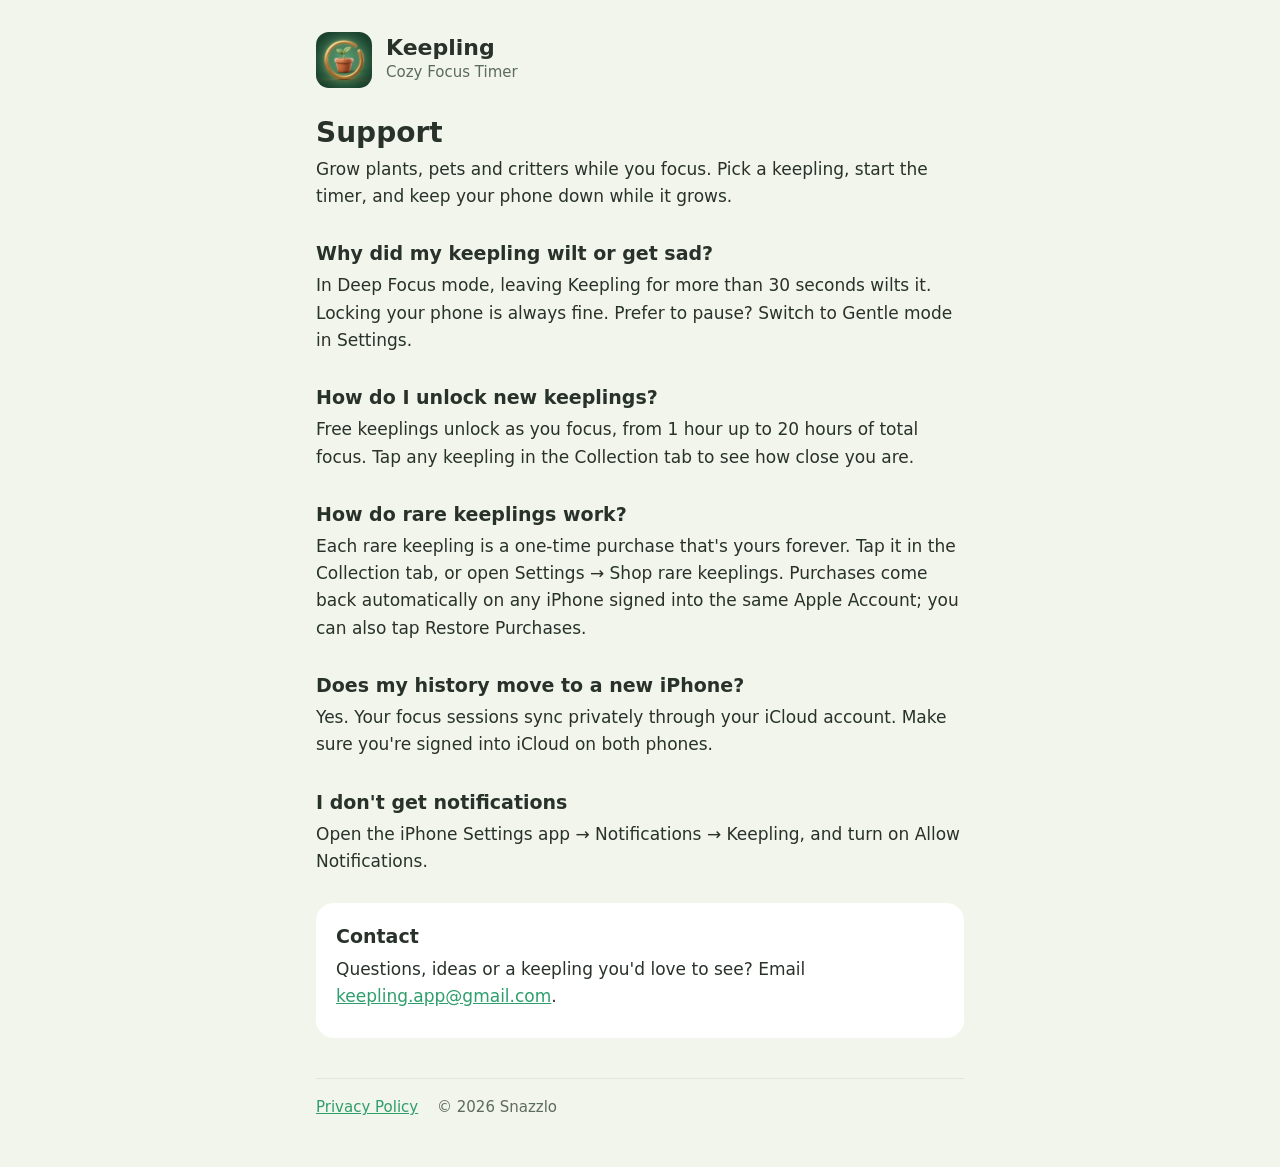
<file: index.html>
<!doctype html>
<html lang="en">
<head>
  <meta charset="utf-8">
  <meta name="viewport" content="width=device-width, initial-scale=1">
  <title>Keepling Support</title>
  <meta name="description" content="Help and contact for Keepling: Cozy Focus Timer.">
  <link rel="icon" href="icon.png">
  <link rel="stylesheet" href="style.css">
</head>
<body>
<main>
  <header>
    <img src="icon.png" alt="">
    <div><div class="name">Keepling</div><div class="tag">Cozy Focus Timer</div></div>
  </header>

  <h1>Support</h1>
  <p>Grow plants, pets and critters while you focus. Pick a keepling, start the timer, and keep your phone down while it grows.</p>

  <h2>Why did my keepling wilt or get sad?</h2>
  <p>In Deep Focus mode, leaving Keepling for more than 30 seconds wilts it. Locking your phone is always fine. Prefer to pause? Switch to Gentle mode in Settings.</p>

  <h2>How do I unlock new keeplings?</h2>
  <p>Free keeplings unlock as you focus, from 1 hour up to 20 hours of total focus. Tap any keepling in the Collection tab to see how close you are.</p>

  <h2>How do rare keeplings work?</h2>
  <p>Each rare keepling is a one-time purchase that's yours forever. Tap it in the Collection tab, or open Settings → Shop rare keeplings. Purchases come back automatically on any iPhone signed into the same Apple Account; you can also tap Restore Purchases.</p>

  <h2>Does my history move to a new iPhone?</h2>
  <p>Yes. Your focus sessions sync privately through your iCloud account. Make sure you're signed into iCloud on both phones.</p>

  <h2>I don't get notifications</h2>
  <p>Open the iPhone Settings app → Notifications → Keepling, and turn on Allow Notifications.</p>

  <div class="card">
    <h2 style="margin-top:0">Contact</h2>
    <p>Questions, ideas or a keepling you'd love to see? Email <a id="email" href="mailto:keepling.app@gmail.com">keepling.app@gmail.com</a>.</p>
  </div>

  <footer>
    <a href="privacy.html">Privacy Policy</a>
    <span>© 2026 Snazzlo</span>
  </footer>
</main>
</body>
</html>
</file>
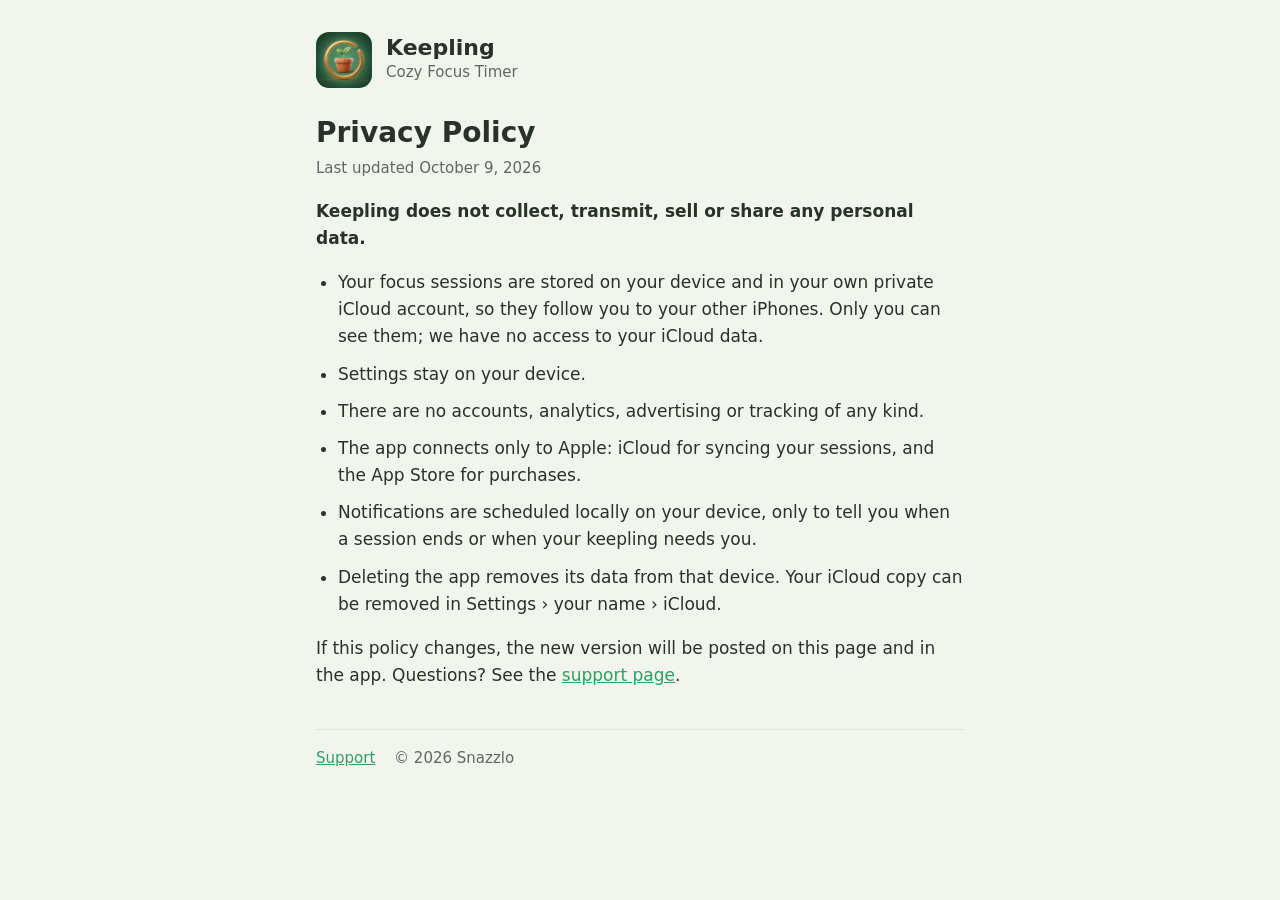
<file: privacy.html>
<!doctype html>
<html lang="en">
<head>
  <meta charset="utf-8">
  <meta name="viewport" content="width=device-width, initial-scale=1">
  <title>Keepling Privacy Policy</title>
  <meta name="description" content="Keepling does not collect any personal data.">
  <link rel="icon" href="icon.png">
  <link rel="stylesheet" href="style.css">
</head>
<body>
<main>
  <header>
    <img src="icon.png" alt="">
    <div><div class="name">Keepling</div><div class="tag">Cozy Focus Timer</div></div>
  </header>

  <h1>Privacy Policy</h1>
  <p class="updated">Last updated October 9, 2026</p>

  <p><strong>Keepling does not collect, transmit, sell or share any personal data.</strong></p>
  <ul>
    <li>Your focus sessions are stored on your device and in your own private iCloud account, so they follow you to your other iPhones. Only you can see them; we have no access to your iCloud data.</li>
    <li>Settings stay on your device.</li>
    <li>There are no accounts, analytics, advertising or tracking of any kind.</li>
    <li>The app connects only to Apple: iCloud for syncing your sessions, and the App Store for purchases.</li>
    <li>Notifications are scheduled locally on your device, only to tell you when a session ends or when your keepling needs you.</li>
    <li>Deleting the app removes its data from that device. Your iCloud copy can be removed in Settings › your name › iCloud.</li>
  </ul>

  <p>If this policy changes, the new version will be posted on this page and in the app. Questions? See the <a href="./">support page</a>.</p>

  <footer>
    <a href="./">Support</a>
    <span>© 2026 Snazzlo</span>
  </footer>
</main>
</body>
</html>
</file>
<file: style.css>
:root {
  color-scheme: light dark;
  --bg: #f1f5ec;
  --card: #ffffff;
  --ink: #28322a;
  --muted: #5d6a5f;
  --accent: #2e9e6b;
  --rule: #dfe7d8;
}
@media (prefers-color-scheme: dark) {
  :root {
    --bg: #161c17;
    --card: #222b23;
    --ink: #eaf1e8;
    --muted: #a6b3a8;
    --accent: #4fbe85;
    --rule: #2e382f;
  }
}
* { box-sizing: border-box; }
body {
  margin: 0;
  background: var(--bg);
  color: var(--ink);
  font: 17px/1.6 ui-rounded, system-ui, -apple-system, "Segoe UI", sans-serif;
}
main { max-width: 680px; margin: 0 auto; padding: 32px 16px 48px; }
header { display: flex; align-items: center; gap: 14px; margin-bottom: 28px; }
header img { width: 56px; height: 56px; border-radius: 13px; }
header .name { font-size: 22px; font-weight: 800; line-height: 1.1; }
header .tag { color: var(--muted); font-size: 15px; }
h1 { font-size: 28px; line-height: 1.2; margin: 0 0 6px; }
h2 { font-size: 19px; margin: 28px 0 4px; }
p, li { margin: 0 0 10px; }
ul { padding-left: 22px; }
a { color: var(--accent); }
.updated { color: var(--muted); font-size: 15px; margin-bottom: 18px; }
.card { background: var(--card); border-radius: 18px; padding: 18px 20px; margin-top: 28px; }
footer { border-top: 1px solid var(--rule); margin-top: 40px; padding-top: 16px; color: var(--muted); font-size: 15px; }
footer a { margin-right: 14px; }
</file>
